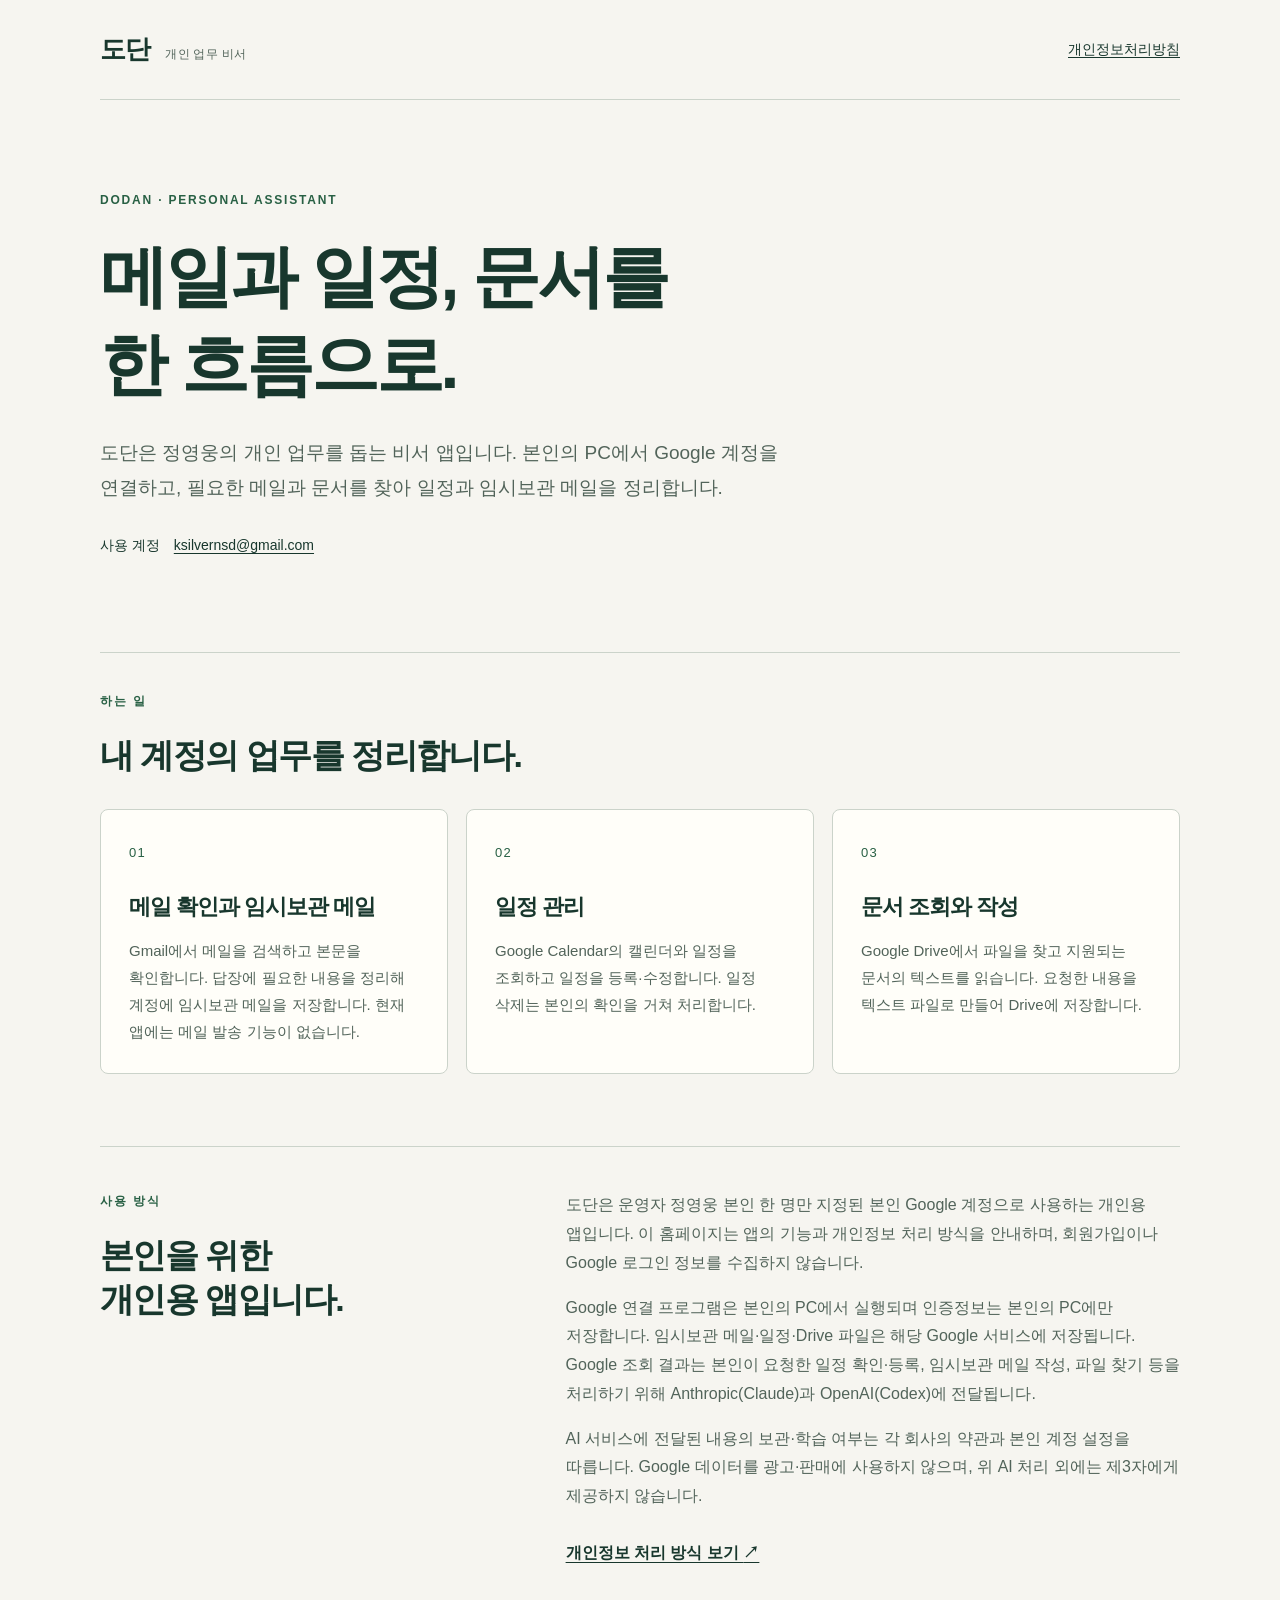
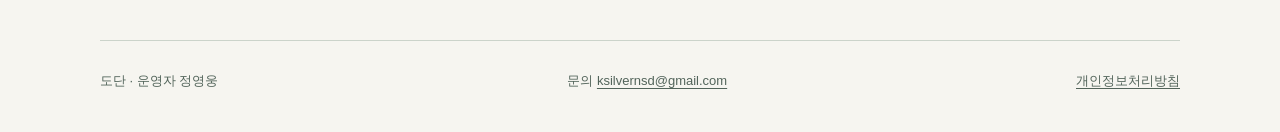
<file: index.html>
<!doctype html>
<html lang="ko">
<head>
  <meta charset="utf-8">
  <meta name="viewport" content="width=device-width, initial-scale=1">
  <meta name="description" content="도단은 정영웅의 Google 메일, 일정, 문서를 관리하는 개인 업무 비서 앱입니다.">
  <title>도단 · 개인 업무 비서</title>
  <link rel="stylesheet" href="styles.css">
</head>
<body>
  <a class="skip" href="#main">본문으로 이동</a>
  <header class="site-header">
    <a class="brand" href="./" aria-label="도단 홈">도단<span>개인 업무 비서</span></a>
    <nav aria-label="주 메뉴"><a href="privacy.html">개인정보처리방침</a></nav>
  </header>
  <main id="main">
    <section class="hero" aria-labelledby="intro">
      <p class="eyebrow">DODAN · PERSONAL ASSISTANT</p>
      <h1 id="intro">메일과 일정, 문서를<br>한 흐름으로.</h1>
      <p class="lead">도단은 정영웅의 개인 업무를 돕는 비서 앱입니다. 본인의 PC에서 Google 계정을 연결하고, 필요한 메일과 문서를 찾아 일정과 임시보관 메일을 정리합니다.</p>
      <p class="account">사용 계정 <a href="mailto:ksilvernsd@gmail.com">ksilvernsd@gmail.com</a></p>
    </section>
    <section aria-labelledby="features">
      <div class="section-heading"><p class="eyebrow">하는 일</p><h2 id="features">내 계정의 업무를 정리합니다.</h2></div>
      <div class="cards">
        <article class="card"><span class="number" aria-hidden="true">01</span><h3>메일 확인과 임시보관 메일</h3><p>Gmail에서 메일을 검색하고 본문을 확인합니다. 답장에 필요한 내용을 정리해 계정에 임시보관 메일을 저장합니다. 현재 앱에는 메일 발송 기능이 없습니다.</p></article>
        <article class="card"><span class="number" aria-hidden="true">02</span><h3>일정 관리</h3><p>Google Calendar의 캘린더와 일정을 조회하고 일정을 등록·수정합니다. 일정 삭제는 본인의 확인을 거쳐 처리합니다.</p></article>
        <article class="card"><span class="number" aria-hidden="true">03</span><h3>문서 조회와 작성</h3><p>Google Drive에서 파일을 찾고 지원되는 문서의 텍스트를 읽습니다. 요청한 내용을 텍스트 파일로 만들어 Drive에 저장합니다.</p></article>
      </div>
    </section>
    <section class="details" aria-labelledby="how">
      <div><p class="eyebrow">사용 방식</p><h2 id="how">본인을 위한<br>개인용 앱입니다.</h2></div>
      <div><p>도단은 운영자 정영웅 본인 한 명만 지정된 본인 Google 계정으로 사용하는 개인용 앱입니다. 이 홈페이지는 앱의 기능과 개인정보 처리 방식을 안내하며, 회원가입이나 Google 로그인 정보를 수집하지 않습니다.</p><p>Google 연결 프로그램은 본인의 PC에서 실행되며 인증정보는 본인의 PC에만 저장합니다. 임시보관 메일·일정·Drive 파일은 해당 Google 서비스에 저장됩니다. Google 조회 결과는 본인이 요청한 일정 확인·등록, 임시보관 메일 작성, 파일 찾기 등을 처리하기 위해 Anthropic(Claude)과 OpenAI(Codex)에 전달됩니다.</p><p>AI 서비스에 전달된 내용의 보관·학습 여부는 각 회사의 약관과 본인 계정 설정을 따릅니다. Google 데이터를 광고·판매에 사용하지 않으며, 위 AI 처리 외에는 제3자에게 제공하지 않습니다.</p><a class="text-link" href="privacy.html">개인정보 처리 방식 보기 <span aria-hidden="true">↗</span></a></div>
    </section>
  </main>
  <footer><p>도단 · 운영자 정영웅</p><p>문의 <a href="mailto:ksilvernsd@gmail.com">ksilvernsd@gmail.com</a></p><a href="privacy.html">개인정보처리방침</a></footer>
</body>
</html>
</file>
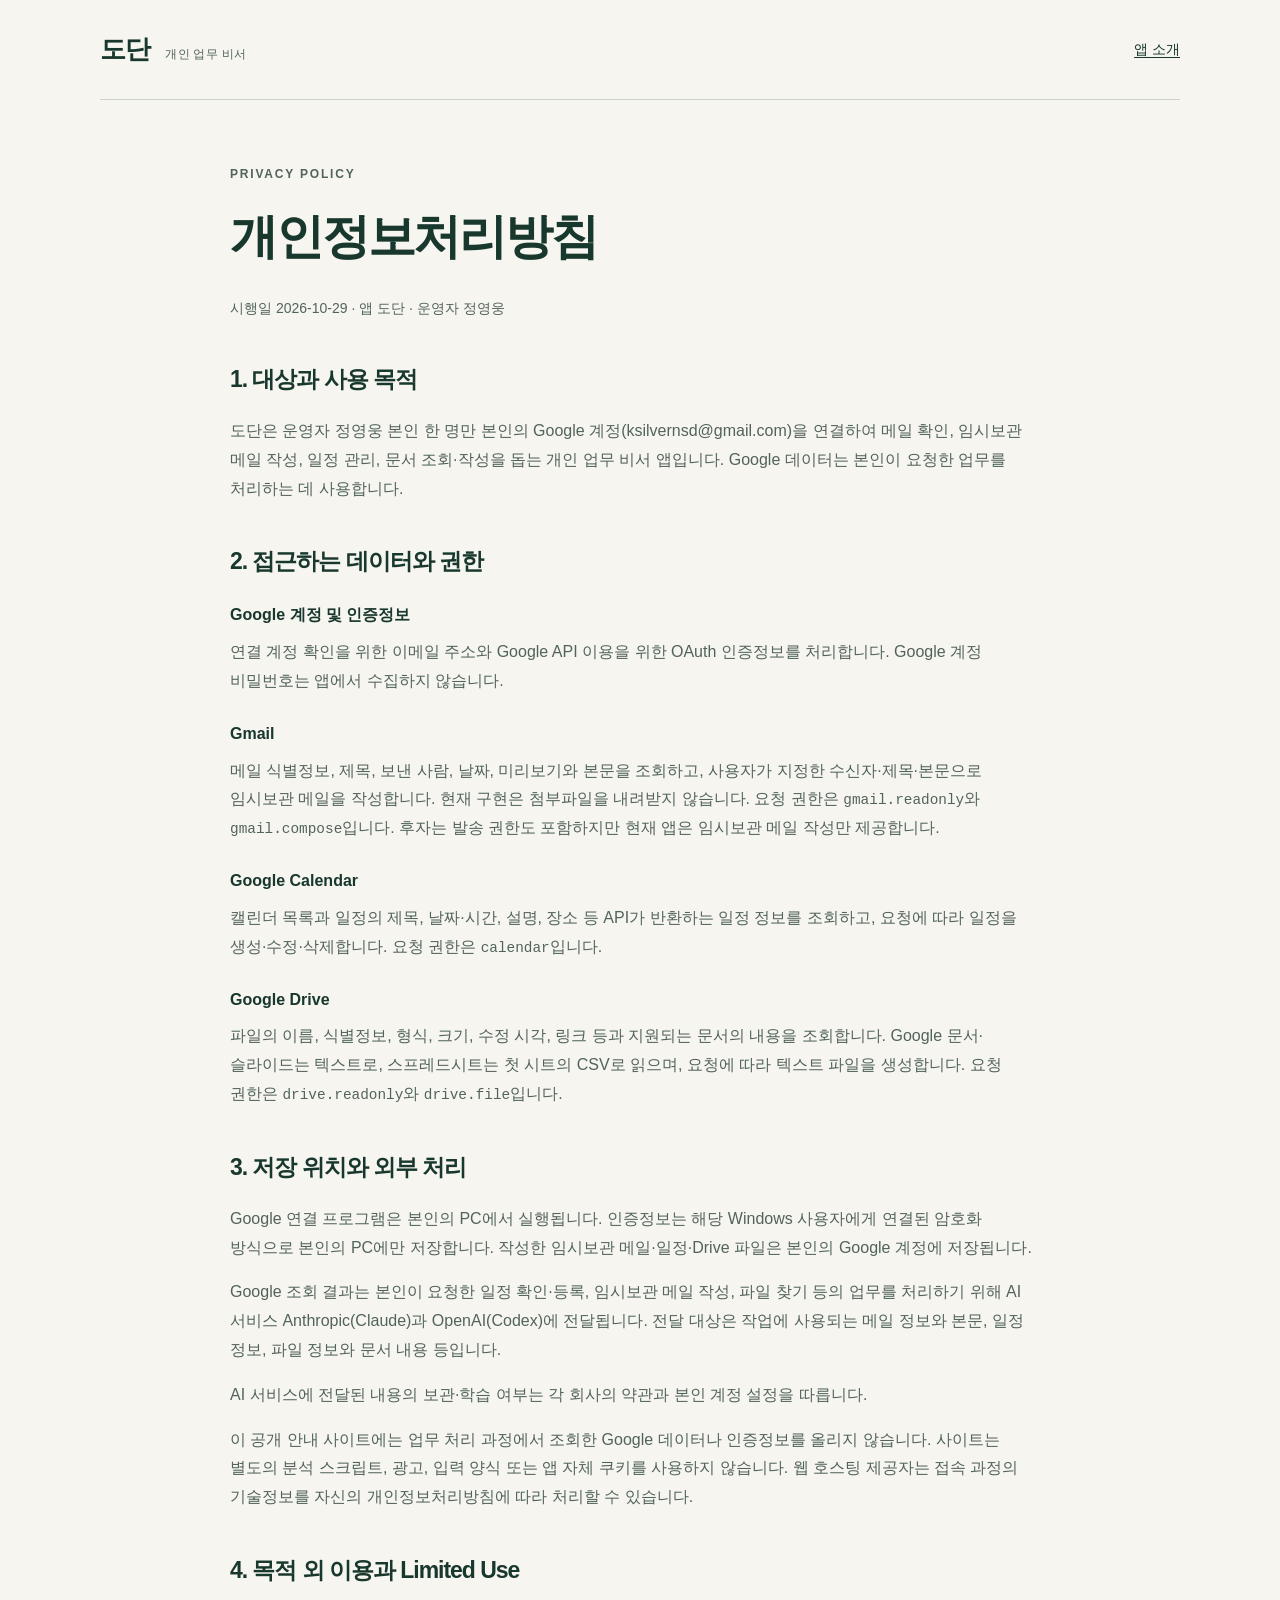
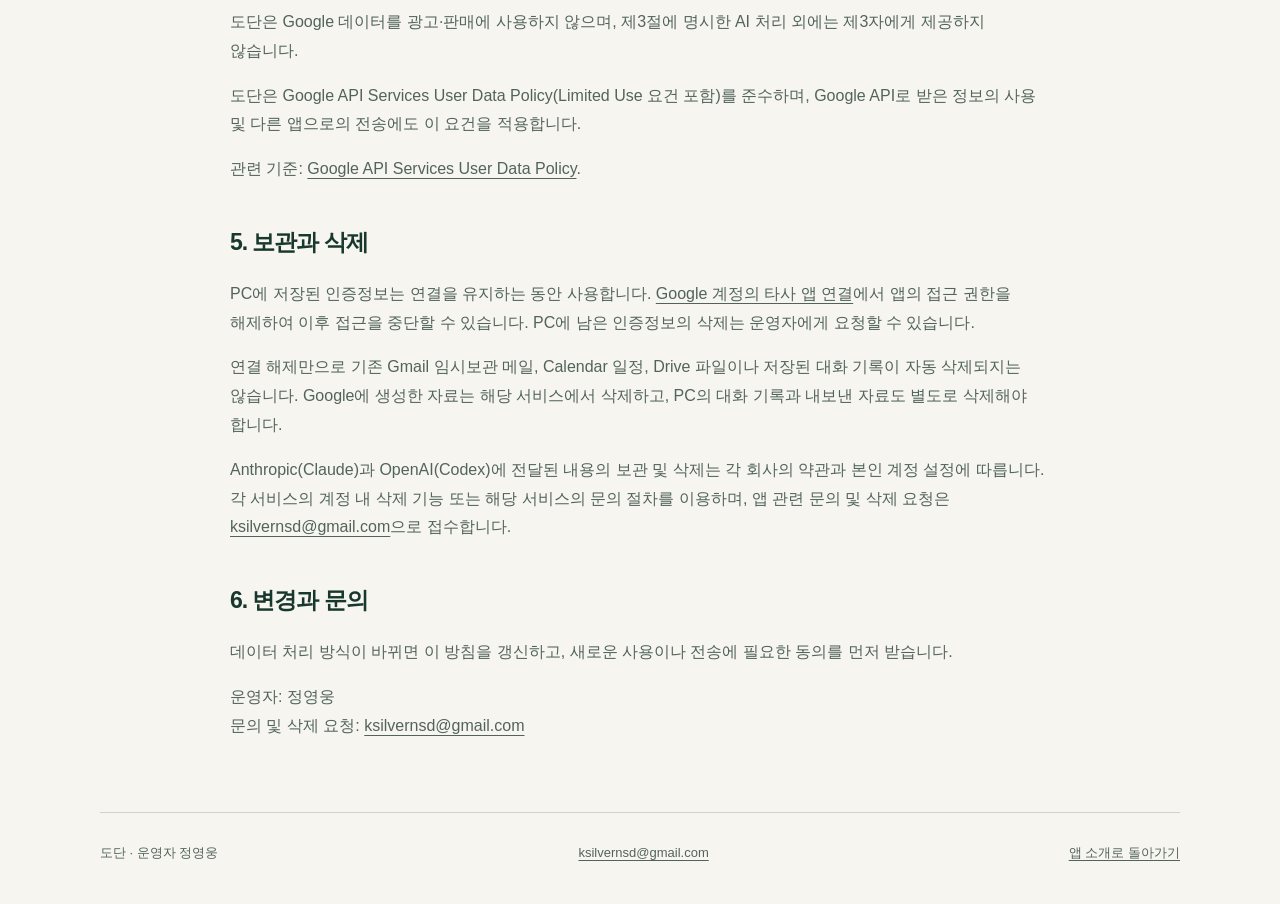
<file: privacy.html>
<!doctype html>
<html lang="ko">
<head>
  <meta charset="utf-8">
  <meta name="viewport" content="width=device-width, initial-scale=1">
  <meta name="description" content="도단의 Google 데이터 접근, 사용, 보관 및 삭제에 관한 개인정보처리방침입니다.">
  <title>개인정보처리방침 · 도단</title>
  <link rel="stylesheet" href="styles.css">
</head>
<body>
  <a class="skip" href="#main">본문으로 이동</a>
  <header class="site-header"><a class="brand" href="./">도단<span>개인 업무 비서</span></a><nav aria-label="주 메뉴"><a href="./">앱 소개</a></nav></header>
  <main id="main" class="policy">
    <p class="eyebrow">PRIVACY POLICY</p>
    <h1>개인정보처리방침</h1>
    <p class="effective">시행일 2026-10-29 · 앱 도단 · 운영자 정영웅</p>
    <section><h2>1. 대상과 사용 목적</h2><p>도단은 운영자 정영웅 본인 한 명만 본인의 Google 계정(ksilvernsd@gmail.com)을 연결하여 메일 확인, 임시보관 메일 작성, 일정 관리, 문서 조회·작성을 돕는 개인 업무 비서 앱입니다. Google 데이터는 본인이 요청한 업무를 처리하는 데 사용합니다.</p></section>
    <section><h2>2. 접근하는 데이터와 권한</h2>
      <dl>
        <dt>Google 계정 및 인증정보</dt><dd>연결 계정 확인을 위한 이메일 주소와 Google API 이용을 위한 OAuth 인증정보를 처리합니다. Google 계정 비밀번호는 앱에서 수집하지 않습니다.</dd>
        <dt>Gmail</dt><dd>메일 식별정보, 제목, 보낸 사람, 날짜, 미리보기와 본문을 조회하고, 사용자가 지정한 수신자·제목·본문으로 임시보관 메일을 작성합니다. 현재 구현은 첨부파일을 내려받지 않습니다. 요청 권한은 <code>gmail.readonly</code>와 <code>gmail.compose</code>입니다. 후자는 발송 권한도 포함하지만 현재 앱은 임시보관 메일 작성만 제공합니다.</dd>
        <dt>Google Calendar</dt><dd>캘린더 목록과 일정의 제목, 날짜·시간, 설명, 장소 등 API가 반환하는 일정 정보를 조회하고, 요청에 따라 일정을 생성·수정·삭제합니다. 요청 권한은 <code>calendar</code>입니다.</dd>
        <dt>Google Drive</dt><dd>파일의 이름, 식별정보, 형식, 크기, 수정 시각, 링크 등과 지원되는 문서의 내용을 조회합니다. Google 문서·슬라이드는 텍스트로, 스프레드시트는 첫 시트의 CSV로 읽으며, 요청에 따라 텍스트 파일을 생성합니다. 요청 권한은 <code>drive.readonly</code>와 <code>drive.file</code>입니다.</dd>
      </dl>
    </section>
    <section><h2>3. 저장 위치와 외부 처리</h2><p>Google 연결 프로그램은 본인의 PC에서 실행됩니다. 인증정보는 해당 Windows 사용자에게 연결된 암호화 방식으로 본인의 PC에만 저장합니다. 작성한 임시보관 메일·일정·Drive 파일은 본인의 Google 계정에 저장됩니다.</p><p>Google 조회 결과는 본인이 요청한 일정 확인·등록, 임시보관 메일 작성, 파일 찾기 등의 업무를 처리하기 위해 AI 서비스 Anthropic(Claude)과 OpenAI(Codex)에 전달됩니다. 전달 대상은 작업에 사용되는 메일 정보와 본문, 일정 정보, 파일 정보와 문서 내용 등입니다.</p><p>AI 서비스에 전달된 내용의 보관·학습 여부는 각 회사의 약관과 본인 계정 설정을 따릅니다.</p><p>이 공개 안내 사이트에는 업무 처리 과정에서 조회한 Google 데이터나 인증정보를 올리지 않습니다. 사이트는 별도의 분석 스크립트, 광고, 입력 양식 또는 앱 자체 쿠키를 사용하지 않습니다. 웹 호스팅 제공자는 접속 과정의 기술정보를 자신의 개인정보처리방침에 따라 처리할 수 있습니다.</p></section>
    <section><h2>4. 목적 외 이용과 Limited Use</h2><p>도단은 Google 데이터를 광고·판매에 사용하지 않으며, 제3절에 명시한 AI 처리 외에는 제3자에게 제공하지 않습니다.</p><p>도단은 Google API Services User Data Policy(Limited Use 요건 포함)를 준수하며, Google API로 받은 정보의 사용 및 다른 앱으로의 전송에도 이 요건을 적용합니다.</p><p>관련 기준: <a href="https://developers.google.com/terms/api-services-user-data-policy">Google API Services User Data Policy</a>.</p></section>
    <section><h2>5. 보관과 삭제</h2><p>PC에 저장된 인증정보는 연결을 유지하는 동안 사용합니다. <a href="https://myaccount.google.com/connections">Google 계정의 타사 앱 연결</a>에서 앱의 접근 권한을 해제하여 이후 접근을 중단할 수 있습니다. PC에 남은 인증정보의 삭제는 운영자에게 요청할 수 있습니다.</p><p>연결 해제만으로 기존 Gmail 임시보관 메일, Calendar 일정, Drive 파일이나 저장된 대화 기록이 자동 삭제되지는 않습니다. Google에 생성한 자료는 해당 서비스에서 삭제하고, PC의 대화 기록과 내보낸 자료도 별도로 삭제해야 합니다.</p><p>Anthropic(Claude)과 OpenAI(Codex)에 전달된 내용의 보관 및 삭제는 각 회사의 약관과 본인 계정 설정에 따릅니다. 각 서비스의 계정 내 삭제 기능 또는 해당 서비스의 문의 절차를 이용하며, 앱 관련 문의 및 삭제 요청은 <a href="mailto:ksilvernsd@gmail.com">ksilvernsd@gmail.com</a>으로 접수합니다.</p></section>
    <section><h2>6. 변경과 문의</h2><p>데이터 처리 방식이 바뀌면 이 방침을 갱신하고, 새로운 사용이나 전송에 필요한 동의를 먼저 받습니다.</p><p>운영자: 정영웅<br>문의 및 삭제 요청: <a href="mailto:ksilvernsd@gmail.com">ksilvernsd@gmail.com</a></p></section>
  </main>
  <footer><p>도단 · 운영자 정영웅</p><p><a href="mailto:ksilvernsd@gmail.com">ksilvernsd@gmail.com</a></p><a href="./">앱 소개로 돌아가기</a></footer>
</body>
</html>
</file>
<file: styles.css>
:root {
  color-scheme: light;
  --paper: #f6f5f0;
  --ink: #18372d;
  --muted: #52645a;
  --line: #cbd3ca;
  --accent: #286044;
}
* { box-sizing: border-box; }
html { scroll-behavior: smooth; }
body { margin: 0; background: var(--paper); color: var(--ink); font-family: "Malgun Gothic", "Apple SD Gothic Neo", sans-serif; line-height: 1.8; word-break: keep-all; overflow-wrap: anywhere; }
a { color: inherit; text-underline-offset: .22em; }
a:hover { color: var(--accent); }
a:focus-visible { outline: 3px solid var(--accent); outline-offset: 5px; border-radius: 2px; }
.skip { position: absolute; left: 1rem; top: -5rem; padding: .5rem 1rem; background: white; z-index: 2; }
.skip:focus { top: 1rem; }
.site-header, main, footer { width: min(1080px, calc(100% - 64px)); margin-inline: auto; }
.site-header { min-height: 100px; display: flex; align-items: center; justify-content: space-between; gap: 24px; border-bottom: 1px solid var(--line); }
.brand { text-decoration: none; font-size: 26px; font-weight: 800; letter-spacing: -.05em; }
.brand span { display: inline-block; margin-left: 16px; font-size: 12px; font-weight: 400; letter-spacing: .02em; color: var(--muted); }
nav { font-size: 14px; }
.hero { padding: 90px 0 80px; max-width: 790px; }
.eyebrow { font-size: 12px; letter-spacing: .15em; font-weight: 700; color: var(--accent); margin: 0 0 20px; }
h1, h2, h3 { line-height: 1.3; letter-spacing: -.045em; }
h1 { margin: 0 0 28px; font-size: clamp(38px, 6vw, 68px); font-weight: 750; }
h2 { font-size: clamp(26px, 3vw, 34px); margin: 0 0 22px; }
h3 { font-size: 22px; margin: 26px 0 16px; }
.lead { max-width: 680px; font-size: 19px; color: var(--muted); }
.account { font-size: 14px; margin-top: 28px; }
.account a { margin-left: 10px; }
.section-heading { border-top: 1px solid var(--line); padding-top: 38px; }
.cards { display: grid; grid-template-columns: repeat(3, minmax(0, 1fr)); gap: 18px; margin: 32px 0 72px; }
.card { padding: 28px; background: #fffef9; border: 1px solid var(--line); border-radius: 8px; }
.number { font-size: 13px; color: var(--accent); letter-spacing: .1em; }
.card p { font-size: 15px; color: var(--muted); margin: 0; }
.details { display: grid; grid-template-columns: 1fr 1.5fr; gap: 56px; padding: 44px 0 72px; border-top: 1px solid var(--line); }
.details p:first-child { margin-top: 0; }
.details > div:last-child { color: var(--muted); }
.text-link { display: inline-block; font-weight: 700; color: var(--ink); margin-top: 12px; }
footer { padding: 28px 0 40px; border-top: 1px solid var(--line); display: flex; flex-wrap: wrap; gap: 8px 24px; justify-content: space-between; font-size: 13px; color: var(--muted); }
footer p { margin: 0; }
.policy { max-width: 820px; padding-top: 64px; padding-bottom: 56px; }
.policy h1 { font-size: clamp(32px, 5vw, 48px); }
.policy h2 { font-size: 23px; margin-top: 44px; }
.policy p, .policy dd { color: var(--muted); }
.effective { font-size: 14px; }
.policy section { margin-top: 34px; }
dt { font-weight: 700; margin-top: 24px; }
dd { margin: 8px 0 0; }
code { font-family: Consolas, monospace; font-size: .9em; overflow-wrap: anywhere; }
.draft { padding: 22px; margin: 28px 0; background: #fff2d5; border: 1px solid #9e782c; border-radius: 6px; color: #654807; }
.draft p { margin-bottom: 0; color: #654807; }
.pending { padding-left: 16px; border-left: 3px solid #9e782c; }
@media (max-width: 720px) {
  .site-header, main, footer { width: calc(100% - 40px); }
  .site-header { min-height: 84px; gap: 12px; }
  .brand span { display: block; margin: 0; font-size: 11px; }
  nav { font-size: 12px; }
  .hero { padding: 56px 0 48px; }
  .lead { font-size: 17px; }
  .cards { grid-template-columns: 1fr; margin-bottom: 44px; }
  .card { padding: 24px; }
  .card h3 { margin-top: 12px; }
  .details { grid-template-columns: 1fr; gap: 12px; padding-bottom: 48px; }
  footer { flex-direction: column; }
  .policy { padding-top: 42px; }
}
@media (prefers-reduced-motion: reduce) { html { scroll-behavior: auto; } }
</file>
